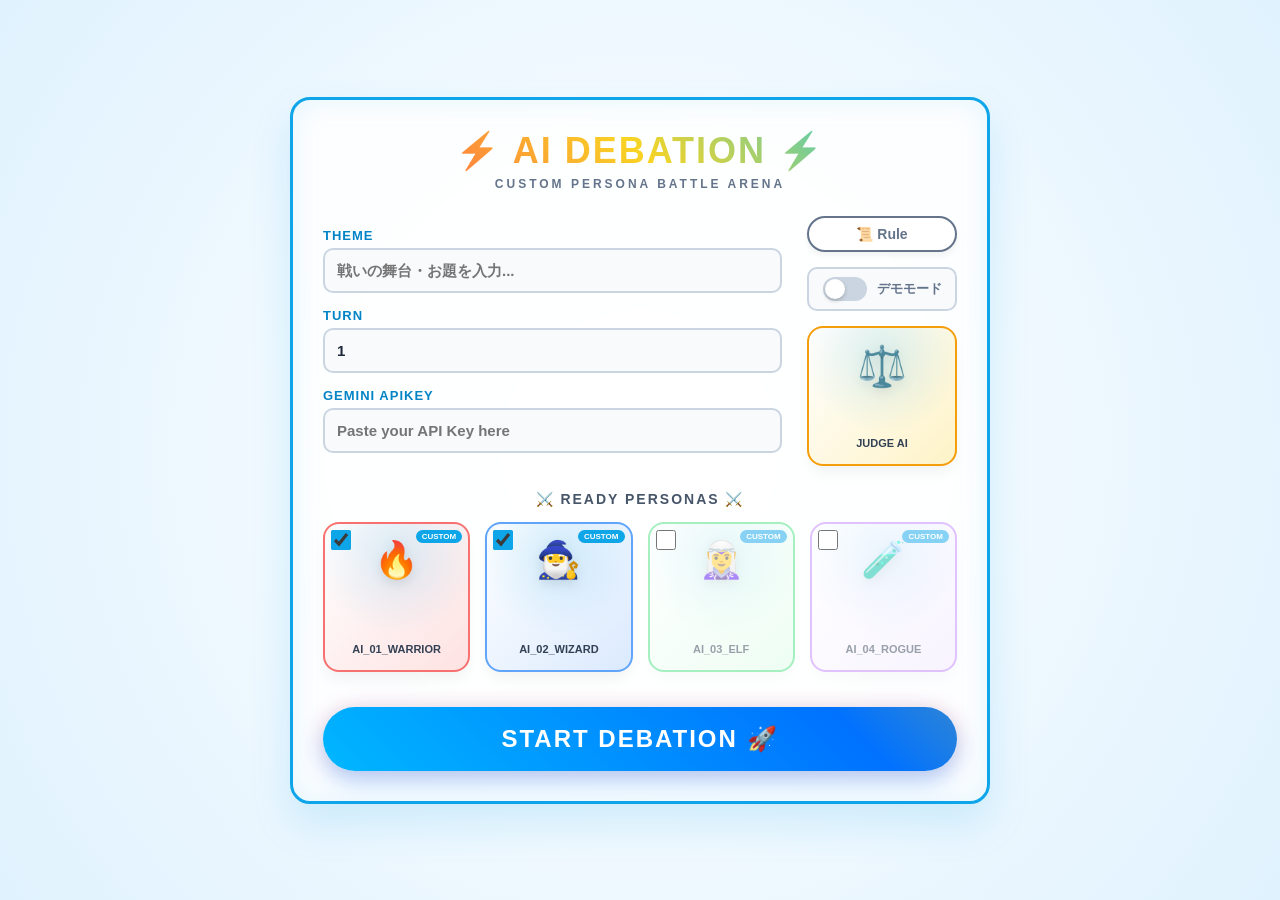
<file: src/index.html>
<!DOCTYPE html>
<html lang="ja">
<head>
    <meta charset="UTF-8">
    <meta name="viewport" content="width=device-width, initial-scale=1.0">
    <title>AI DEBATION - ARENA</title>
    <link rel="stylesheet" href="css/style.css">
</head>
<!-- 画面遷移＆データ引き継ぎ用ロジック -->
<script>
    window.addEventListener('DOMContentLoaded', () => {
        // 入力フィールドの値をlocalStorageから復元
        const themeInput = document.querySelector('.setup-section .input-group:nth-child(1) input');
        const turnInput = document.querySelector('.setup-section .input-group:nth-child(2) input');
        const apiKeyInput = document.querySelector('.setup-section .input-group:nth-child(3) input');

        if (themeInput) {
            const savedTheme = localStorage.getItem('devate_current_theme');
            if (savedTheme) themeInput.value = savedTheme;
        }

        if (turnInput) {
            const savedTurn = localStorage.getItem('devate_total_turns');
            if (savedTurn) turnInput.value = savedTurn;
        }

        if (apiKeyInput) {
            const savedApiKey = localStorage.getItem('devate_gemini_apikey');
            if (savedApiKey) apiKeyInput.value = savedApiKey;
        }

        // 入力値が変更されるたびにlocalStorageに保存
        if (themeInput) {
            themeInput.addEventListener('input', () => {
                localStorage.setItem('devate_current_theme', themeInput.value);
            });
        }

        if (turnInput) {
            turnInput.addEventListener('input', () => {
                localStorage.setItem('devate_total_turns', turnInput.value);
            });
        }

        if (apiKeyInput) {
            apiKeyInput.addEventListener('input', () => {
                localStorage.setItem('devate_gemini_apikey', apiKeyInput.value);
            });
        }

        // デモモードトグルの状態を復元
        const demoToggle = document.getElementById('demo-mode-toggle');
        if (demoToggle) {
            const savedDemoMode = localStorage.getItem('devate_demo_mode');
            if (savedDemoMode === 'true') {
                demoToggle.checked = true;
            }

            // デモモードの状態を保存
            demoToggle.addEventListener('change', () => {
                localStorage.setItem('devate_demo_mode', demoToggle.checked);
            });
        }

        // プレイヤーチェックボックスの状態を保存・復元
        const playerCheckboxes = document.querySelectorAll('.player-checkbox');
        playerCheckboxes.forEach(checkbox => {
            // 1. 状態の復元
            const savedState = localStorage.getItem(`devate_player_check_${checkbox.value}`);
            if (savedState !== null) {
                checkbox.checked = (savedState === 'true');
            }

            // 2. 状態の保存
            checkbox.addEventListener('change', () => {
                localStorage.setItem(`devate_player_check_${checkbox.value}`, checkbox.checked);
            });
        });

        // 各プレイヤーカードの表示名とアイコンをlocalStorageから読み込んで更新
        for (let i = 1; i <= 4; i++) {
            const storageKey = `devate_player_${i}`;
            const savedData = localStorage.getItem(storageKey);
            if (savedData) {
                try {
                    const player = JSON.parse(savedData);
                    if (player.ai_name) {
                        const cardLabel = document.querySelector(`#player${i} + .player-card .card-label`);
                        if (cardLabel) {
                            cardLabel.textContent = player.ai_name;
                        }
                    }
                    if (player.ai_icon) {
                        const avatarIcon = document.querySelector(`#player${i} + .player-card .avatar-icon`);
                        if (avatarIcon) {
                            avatarIcon.textContent = player.ai_icon;
                        }
                    }
                } catch (e) {
                    console.error(`プレイヤー${i}のデータ読み込みに失敗しました:`, e);
                }
            }
        }

        // ジャッジカードの表示名とアイコンをlocalStorageから読み込んで更新
        const judgeData = localStorage.getItem('devate_judge');
        if (judgeData) {
            try {
                const judge = JSON.parse(judgeData);
                if (judge.judge_name) {
                    const cardLabel = document.querySelector('.judge-card .card-label');
                    if (cardLabel) {
                        cardLabel.textContent = judge.judge_name;
                    }
                }
                if (judge.judge_icon) {
                    const avatarIcon = document.querySelector('.judge-card .avatar-icon');
                    if (avatarIcon) {
                        avatarIcon.textContent = judge.judge_icon;
                    }
                }
            } catch (e) {
                console.error('ジャッジデータの読み込みに失敗しました:', e);
            }
        }

        const startBtn = document.querySelector('.start-btn');

        startBtn.addEventListener('click', () => {
            const themeInput = document.querySelector('.setup-section .input-group:nth-child(1) input');
            const turnInput = document.querySelector('.setup-section .input-group:nth-child(2) input');
            const apiKeyInput = document.querySelector('.setup-section .input-group:nth-child(3) input');

            const theme = themeInput ? themeInput.value.trim() : '';
            const totalTurns = turnInput ? turnInput.value : '3';
            const apiKey = apiKeyInput ? apiKeyInput.value.trim() : '';

            if (!theme) {
                alert('THEME（ディベートのお題）を入力してください！');
                return;
            }

            // チェックボックスで選択されたプレイヤーを取得
            let activePlayerIds = [];
            const checkboxes = document.querySelectorAll('.player-checkbox:checked');
            checkboxes.forEach(checkbox => {
                activePlayerIds.push(checkbox.value);
            });
        
            // プレイヤーが2人未満の場合はエラー
            if (activePlayerIds.length < 2) {
                alert('プレイヤーを2人以上選択してください！');
                return;
            }
            if (activePlayerIds.length > 4) {
                alert('プレイヤーは4人までです！');
                return;
            }

            // LocalStorage に設定を保存
            localStorage.setItem('devate_current_theme', theme);
            localStorage.setItem('devate_total_turns', totalTurns);
            localStorage.setItem('devate_active_player_ids', JSON.stringify(activePlayerIds)); // 参加者全員のIDを配列で渡す
        
            if (apiKey) localStorage.setItem('devate_gemini_apikey', apiKey);

            window.location.href = 'battle-arena.html';
        });
    });
</script>
<body>

    <div class="arena-container">
        
        <!-- ヘッダー：光り輝くタイトル -->
        <header class="arena-header">
            <h1 class="arena-title">⚡ AI DEBATION ⚡</h1>
            <p class="subtitle">CUSTOM PERSONA BATTLE ARENA</p>
        </header>

        <!-- メイングリッドエリア -->
        <div class="main-grid">
            
            <!-- 左側：バトル設定エリア -->
            <div class="setup-section">
                <div class="input-group">
                    <label>THEME</label>
                    <input type="text" placeholder="戦いの舞台・お題を入力...">
                </div>
                
                <div class="input-group">
                    <label>TURN</label>
                    <input type="number" value="1" min="1">
                </div>
                
                <div class="input-group">
                    <label>GEMINI APIKEY</label>
                    <input type="password" placeholder="Paste your API Key here">
                </div>
            </div>
            
            <!-- 右側：ルール＆ジャッジ -->
            <div class="side-section">
                <a href="rule-setting.html" class="rule-btn" style="text-decoration: none; display: block; text-align: center;">📜 Rule</a>

                <div class="demo-toggle">
                    <label class="toggle-label">
                        <input type="checkbox" id="demo-mode-toggle" class="toggle-checkbox">
                        <span class="toggle-slider"></span>
                        <span class="toggle-text">デモモード</span>
                    </label>
                </div>

                <a href="judge-setting.html" class="card judge-card" style="text-decoration: none;">
                    <div class="card-glow"></div>
                    <div class="avatar-icon judge-icon">⚖️</div>
                    <div class="card-label">JUDGE AI</div>
                </a>
            </div>
            
        </div>

        <!-- 中央セクションタイトル -->
        <h2 class="section-title">⚔️ READY PERSONAS ⚔️</h2>

        <!-- 下部：自作ペルソナ（プレイヤー）エリア -->
        <div class="players-section">
            <!-- プレイヤー 1 -->
            <div class="player-wrapper">
                <input type="checkbox" id="player1" class="player-checkbox" value="1" checked>
                <a href="persona-setting.html?id=1" class="card player-card p-red" style="text-decoration: none;">
                    <div class="card-glow"></div>
                    <div class="avatar-icon">🔥</div>
                    <div class="card-label">AI_01_WARRIOR</div>
                    <span class="upload-badge">CUSTOM</span>
                </a>
            </div>
            <!-- プレイヤー 2 -->
            <div class="player-wrapper">
                <input type="checkbox" id="player2" class="player-checkbox" value="2" checked>
                <a href="persona-setting.html?id=2" class="card player-card p-blue" style="text-decoration: none;">
                    <div class="card-glow"></div>
                    <div class="avatar-icon">🧙‍♂️</div>
                    <div class="card-label">AI_02_WIZARD</div>
                    <span class="upload-badge">CUSTOM</span>
                </a>
            </div>
            <!-- プレイヤー 3 -->
            <div class="player-wrapper">
                <input type="checkbox" id="player3" class="player-checkbox" value="3">
                <a href="persona-setting.html?id=3" class="card player-card p-green" style="text-decoration: none;">
                    <div class="card-glow"></div>
                    <div class="avatar-icon">🧝‍♀️</div>
                    <div class="card-label">AI_03_ELF</div>
                    <span class="upload-badge">CUSTOM</span>
                </a>
            </div>
            <!-- プレイヤー 4 -->
            <div class="player-wrapper">
                <input type="checkbox" id="player4" class="player-checkbox" value="4">
                <a href="persona-setting.html?id=4" class="card player-card p-purple" style="text-decoration: none;">
                    <div class="card-glow"></div>
                    <div class="avatar-icon">🧪</div>
                    <div class="card-label">AI_04_ROGUE</div>
                    <span class="upload-badge">CUSTOM</span>
                </a>
            </div>
        </div>

        <!-- 最下部：バトル開始ボタン -->
        <div class="action-section">
            <button class="start-btn">START DEBATION 🚀</button>
        </div>

    </div>

</body>
</html>
</file>
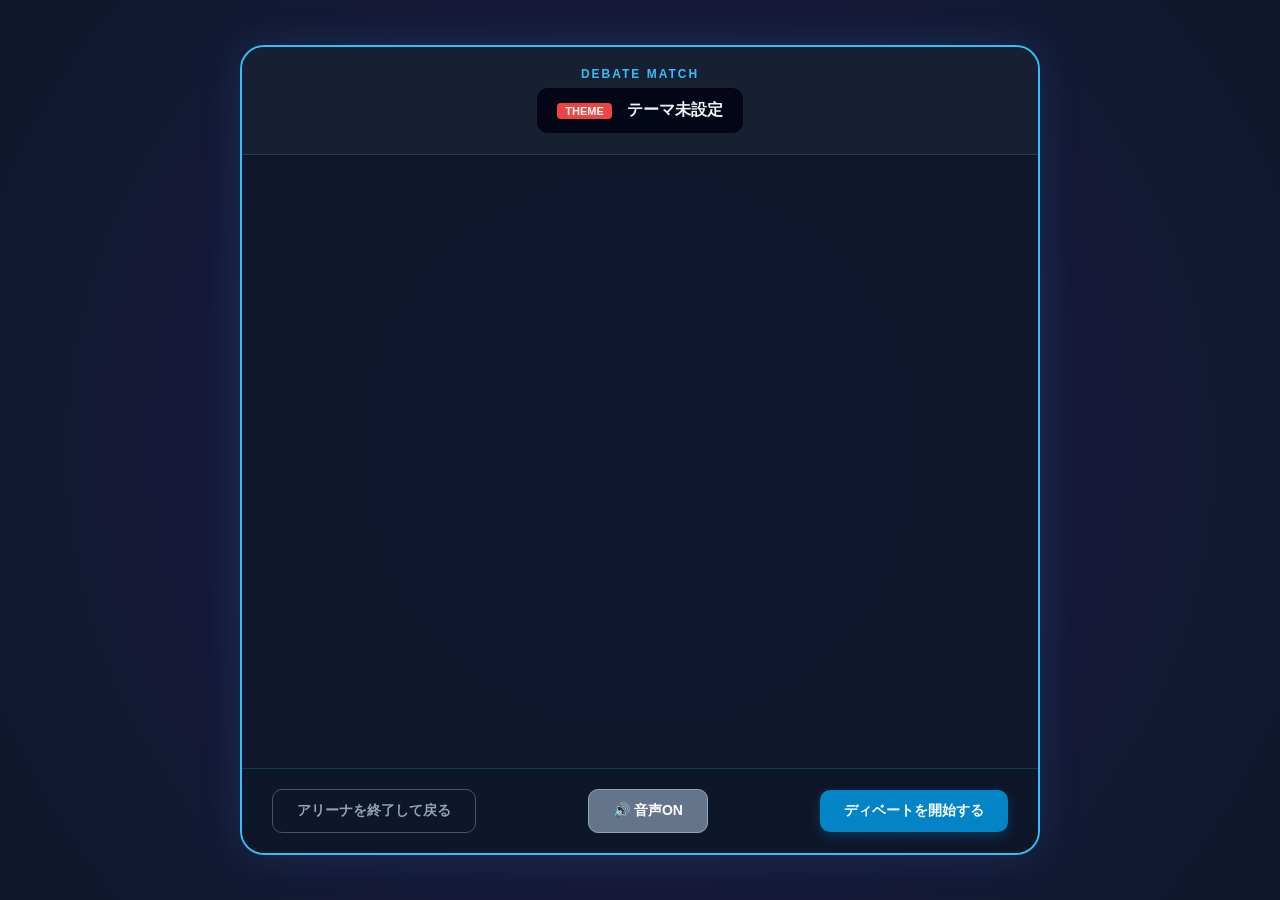
<file: src/battle-arena.html>
<!DOCTYPE html>
<html lang="ja">
<head>
    <meta charset="UTF-8">
    <meta name="viewport" content="width=device-width, initial-scale=1.0">
    <title>AI DEBATION - BATTLE ARENA</title>
    <link rel="stylesheet" href="css/style-battle.css">
</head>
<body>

    <div class="arena-container">
        <header class="arena-header">
            <div class="match-title">DEBATE MATCH</div>
            <div class="topic-box">
                <span class="topic-label">THEME</span>
                <h1 class="topic-text" id="battle-theme">ディベートテーマを読み込み中...</h1>
            </div>
        </header>

        <main class="battle-timeline" id="battle-timeline">
        </main>

        <footer class="arena-footer">
            <a href="index.html" class="btn btn-exit">アリーナを終了して戻る</a>
            <button type="button" class="btn btn-sound" id="sound-btn">🔊 音声ON</button>
            <button type="button" class="btn btn-pause" id="pause-btn" style="display: none;">一時停止</button>
            <button type="button" class="btn btn-next" id="next-turn-btn">ディベートを開始する</button>
        </footer>
    </div>

    <script>
// --- グローバル管理変数 ---
let ruleData = null;
let judgeData = null;
let activePlayers = [];

let currentRound = 1;
let totalRounds = 3;
let apiKey = "";
let theme = "";
let debateHistory = [];

let turnQueue = [];
let currentPhase = "START";
let isPaused = false;
let isSoundEnabled = false;
let isDemoMode = false; 

// 1. 初期化処理
window.addEventListener('DOMContentLoaded', () => {
    theme = localStorage.getItem('devate_current_theme') || "テーマ未設定";
    totalRounds = parseInt(localStorage.getItem('devate_total_turns')) || 3;
    apiKey = localStorage.getItem('devate_gemini_apikey') || "";
    isDemoMode = localStorage.getItem('devate_demo_mode') === 'true';
    document.getElementById('battle-theme').textContent = theme;

    if (isDemoMode) {
        document.getElementById('battle-theme').textContent += " (デモモード)";
    }

    ruleData = JSON.parse(localStorage.getItem('devate_rules') || "{}");
    judgeData = JSON.parse(localStorage.getItem('devate_judge') || "{}");

    const idsStr = localStorage.getItem('devate_active_player_ids');
    const playerIds = idsStr ? JSON.parse(idsStr) : ['1', '2'];

    playerIds.forEach(id => {
        const pData = localStorage.getItem(`devate_player_${id}`);
        if (pData) {
            const parsed = JSON.parse(pData);
            parsed.id = id;
            activePlayers.push(parsed);
        }
    });

    if (activePlayers.length < 2) {
        activePlayers = [
            { ai_name: "PLAYER 1", isLeft: true },
            { ai_name: "PLAYER 2", isLeft: false }
        ];
    }
});

// 2. Python (api_bridge.py) へ通信を委譲するロジック
async function callGemini(systemInstruction, userPrompt) {
    // デモモードの場合は固定レスポンスを返す
    if (isDemoMode) {
        return getDemoResponse();
    }

    if (!apiKey) throw new Error("APIキーが設定されていません。");

    const response = await fetch('http://127.0.0.1:5000/generate', {
        method: "POST",
        headers: { "Content-Type": "application/json" },
        body: JSON.stringify({
            api_key: apiKey,
            system_prompt: systemInstruction,
            user_prompt: userPrompt
        })
    });

    if (!response.ok) throw new Error("通信に失敗しました");
    const data = await response.json();
    return data.reply;
}

// デモモード用の固定レスポンス
function getDemoResponse() {
    const demoResponses = [
        "このテーマについては、私の視点から見ると非常に重要な側面があります。まず第一に、経済的影響を考慮すべきです。",
        "反論があります。あなたの論点は確かに一理ありますが、社会的な観点から見ると別の解釈も可能です。",
        "歴史的背景を考えると、この問題は単純ではありません。過去の事例から学ぶべき教訓があります。",
        "技術的な進歩は確かに重要ですが、同時に倫理的な側面も無視できません。バランスが必要です。",
        "データに基づくと、あなたの主張にはいくつかの誤解があります。正確な情報を提示しましょう。",
        "環境問題との関連性も考慮すべきです。持続可能な解決策が求められています。",
        "文化的な違いを尊重することも重要です。一つの視点だけで判断するのは危険です。",
        "長期的な視点で見ると、現在の提案にはリスクもあります。慎重なアプローチが必要です。",
        "個人の自由と社会の利益のバランスをどう取るかが鍵となります。",
        "国際的な比較を行うと、より良い解決策が見つかるかもしれません。"
    ];

    return demoResponses[Math.floor(Math.random() * demoResponses.length)];
}

// 2.5. 音声読み上げ機能
function speakText(text) {
    if (!isSoundEnabled || !window.speechSynthesis) return;

    // 現在の音声を停止
    window.speechSynthesis.cancel();

    const utterance = new SpeechSynthesisUtterance(text);
    utterance.lang = 'ja-JP';
    utterance.rate = 1.0;
    utterance.pitch = 1.0;

    // 日本語音声を探す
    const voices = window.speechSynthesis.getVoices();
    const japaneseVoice = voices.find(voice => voice.lang === 'ja-JP' || voice.lang === 'ja_JP');
    if (japaneseVoice) {
        utterance.voice = japaneseVoice;
    }

    window.speechSynthesis.speak(utterance);
}

// 音声リストの読み込み（非同期）
window.speechSynthesis.onvoiceschanged = () => {
    window.speechSynthesis.getVoices();
};

// 3. ゲーム進行・シャッフルロジック
document.getElementById('next-turn-btn').addEventListener('click', async function() {
    const nextBtn = this;
    nextBtn.style.display = 'none';
    document.getElementById('pause-btn').style.display = 'inline-block';
    await processDebate();
});

document.getElementById('pause-btn').addEventListener('click', function() {
    isPaused = !isPaused;
    this.textContent = isPaused ? "再開" : "一時停止";
});

document.getElementById('sound-btn').addEventListener('click', function() {
    isSoundEnabled = !isSoundEnabled;
    this.textContent = isSoundEnabled ? "🔊 音声ON" : "🔇 音声OFF";
});

async function processDebate() {
    const nextBtn = document.getElementById('next-turn-btn');
    const pauseBtn = document.getElementById('pause-btn');

    try {
        if (currentPhase === "START") {
            appendTurnSection(currentRound);
            turnQueue = [...activePlayers].sort(() => Math.random() - 0.5);
            currentPhase = "SPEAKING";
        }

        if (currentPhase === "SPEAKING") {
            while (turnQueue.length > 0 && !isPaused) {
                const activePlayer = turnQueue.shift();
                pauseBtn.textContent = `${activePlayer.ai_name} 思考中...`;

                // ruleDataの中身が存在する場合はテキストとして追加し、無い場合は空文字にする
                const guideline = ruleData.behavior_guideline ? `\n【行動指針】${ruleData.behavior_guideline}` : "";
                const chatRule = ruleData.conversation_rule ? `\n【会話ルール】${ruleData.conversation_rule}` : "";

                const systemPrompt = `あなたは ${activePlayer.ai_name} です。性格: ${activePlayer.ai_persona}。お題: ${theme}。${guideline}${chatRule}\n相手の発言を踏まえ、自身のペルソナを厳格に守って発言してください。`;
                const userPrompt = `これまでの議論: ${debateHistory.join('\n')}\nあなたの発言:`;

                const reply = await callGemini(systemPrompt, userPrompt);

                await appendMessage(activePlayer.ai_name, reply, activePlayer.ai_icon, activePlayer.id);
                speakText(reply);
                debateHistory.push(`${activePlayer.ai_name}: ${reply}`);

                if (isPaused) {
                    pauseBtn.textContent = "再開";
                    return;
                }

                // 発言間のインターバル
                await new Promise(resolve => setTimeout(resolve, 1000));
            }

            if (!isPaused) {
                if (currentRound >= totalRounds) {
                    currentPhase = "JUDGE";
                } else {
                    currentRound++;
                    currentPhase = "START";
                    await processDebate();
                }
            }
        }

        if (currentPhase === "JUDGE" && !isPaused) {
            pauseBtn.textContent = "審判中...";
            let judgeReply;
            let finalWinner = "判定終了";
            let finalReason = "";

            if (isDemoMode) {
                finalWinner = "プレイヤー1";
                finalReason = "1. 論理的一貫性が高かった\n2. 具体的な例示が豊富だった\n3. 反論に対する対応が適切だった\n\n総合的に見て、より説得力のある議論を展開しました。";
            } else {
                // AIに確実に指定のJSONフォーマットで返させるための厳格なプロンプト
                const judgeSystemPrompt = `あなたは公平な審判です。議論を評価し、必ず指定のJSONフォーマットのみで出力してください。説明文やマークダウンの囲み（\`\`\`jsonなど）は一切不要です。
                {
                    "winner": "勝者の名前（例：ブチョーの勝利）",
                    "reason": "詳細な判定理由"
                }`;
                
                judgeReply = await callGemini(judgeSystemPrompt, `テーマ: ${theme}\n議論: ${debateHistory.join('\n')}`);
                
                try {
                    // AIが余計なマークダウン（```json）をつけてきた場合に取り除く
                    let cleanStr = judgeReply.replace(/```json/g, '').replace(/```/g, '').trim();
                    let parsed = JSON.parse(cleanStr);
                    
                    // JSONから勝者と理由を抽出（AIの揺らぎにも対応）
                    finalWinner = parsed.winner || parsed.判定 || parsed.勝者 || "判定終了";
                    finalReason = parsed.reason || parsed.判定理由 || parsed.理由 || cleanStr;
                } catch (e) {
                    console.error("JSON解析エラー:", e);
                    // 万が一解析に失敗した場合はそのまま表示
                    finalWinner = "判定結果";
                    finalReason = judgeReply;
                }
            }

            // 抽出した勝者（finalWinner）と理由（finalReason）を画面に渡す
            appendJudgeSection(judgeData.judge_name || "JUDGE", finalWinner, finalReason);
            if (!isDemoMode) speakText(finalReason);
            currentPhase = "END";
            pauseBtn.style.display = 'none';
        }

    } catch (error) {
        console.error(error);
        alert(`エラー: ${error.message}`);
        pauseBtn.style.display = 'none';
        nextBtn.style.display = 'inline-block';
        nextBtn.textContent = "リトライ";
    }
}

// --- UI表示関数 ---
function appendMessage(name, text, icon, playerId) {
    return new Promise((resolve) => {
        const tl = document.getElementById('battle-timeline');
        const wrapper = document.createElement('div');
        wrapper.className = `message-wrapper player-${playerId}`;
        wrapper.innerHTML = `<div class="speaker-meta"><span class="speaker-icon">${icon || '🤖'}</span><span class="speaker-name">${name}</span></div><div class="speech-bubble"></div>`;
        tl.appendChild(wrapper);

        const bubble = wrapper.querySelector('.speech-bubble');
        let index = 0;

        function typeWriter() {
            if (index < text.length) {
                let char = text.charAt(index);

                // 句読点（。）が来たら改行して少し待機
                if (char === '。') {
                    bubble.innerHTML += char + '<br><br>';
                    index++;
                    scrollToBottom();
                    // 句読点の後は少し長め（ms）に停止
                    setTimeout(typeWriter, 500);
                } else {
                    // 通常の文字
                    bubble.innerHTML += char;
                    index++;
                    scrollToBottom();
                    // 通常の文字の間隔（ms）
                    setTimeout(typeWriter, 80);
                }
            } else {
                // 終了時：Promiseを解決
                resolve();
            }
        }
        typeWriter();
    });
}

function scrollToBottom() {
    const tl = document.getElementById('battle-timeline');
    if (tl) tl.scrollTop = tl.scrollHeight;
}

function appendTurnSection(n) {
    const tl = document.getElementById('battle-timeline');
    tl.innerHTML += `<div class="timeline-section-turn">ROUND ${n}</div>`;
}

function appendJudgeSection(name, winner, reason) {
    const tl = document.getElementById('battle-timeline');
    const judgeSection = document.createElement('div');
    judgeSection.className = 'timeline-section-judge';

    // 勝者名を抽出（デモモード用）
    let winnerName = winner;
    if (reason.includes('勝者:')) {
        const match = reason.match(/勝者:\s*(.+)/);
        if (match) winnerName = match[1].trim();
    }

    // 判定理由を整形
    let cleanReason = reason.replace(/【判定結果】[\s\S]*?勝者:\s*\S+\s*/, '').replace(/【判定理由】/, '').trim();

    judgeSection.innerHTML = `
        <div class="judge-badge">⚖️ JUDGMENT</div>
        <div class="judge-box">
            <div class="winner-announcement">
                <span class="winner-icon">🏆</span>
                <div class="winner-label">WINNER</div>
                <div class="winner-name">${winnerName}</div>
            </div>
            <div class="judge-reason">
                <div class="judge-reason-title">判定理由</div>
                <div class="judge-name-inline">審判: ${name}</div>
                ${cleanReason}
            </div>
        </div>
    `;
    tl.appendChild(judgeSection);
    scrollToBottom();
}
    </script>
</body>
</html>
</file>
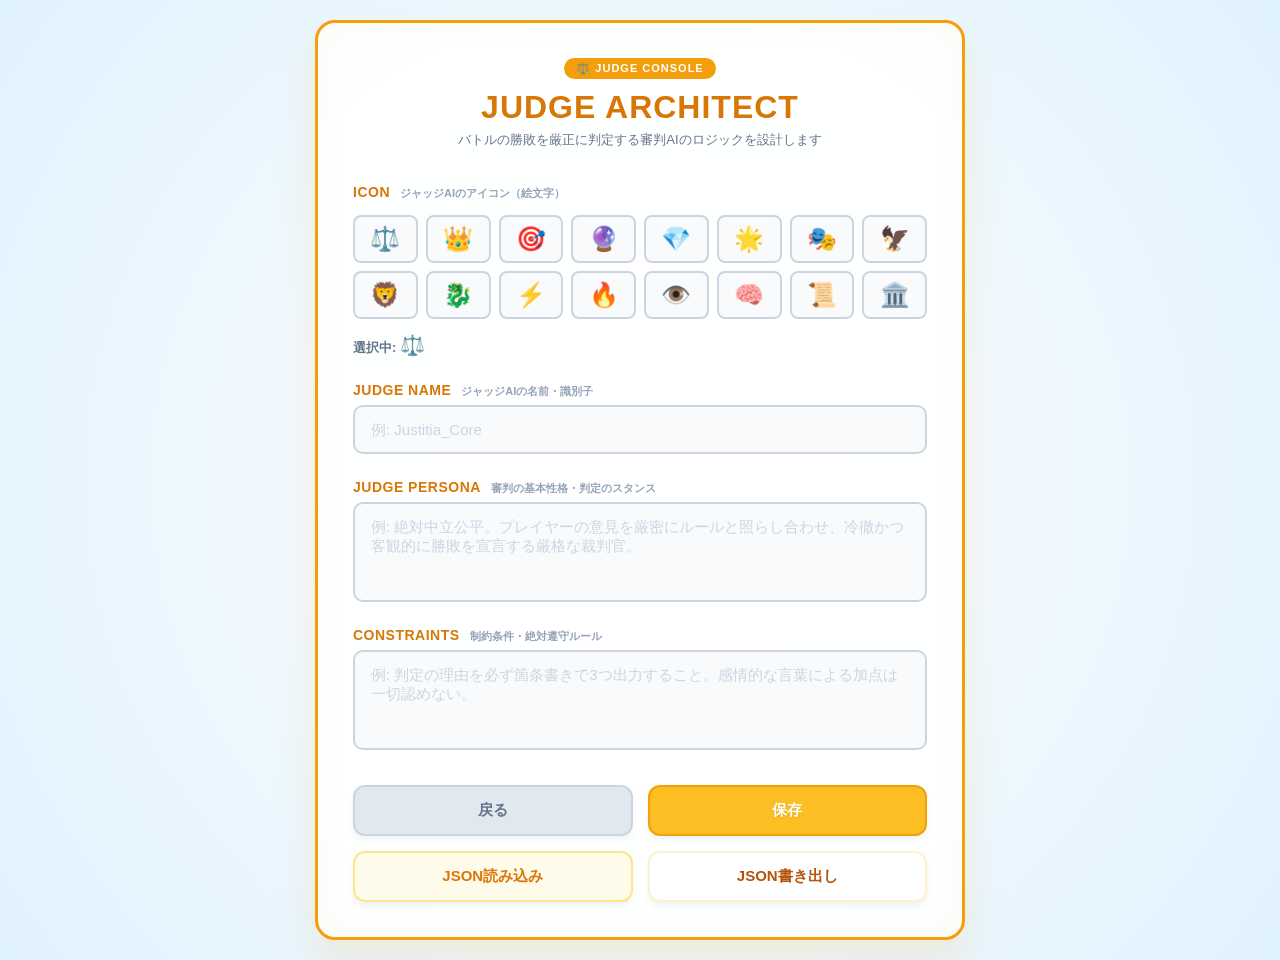
<file: src/judge-setting.html>
<!DOCTYPE html>
<html lang="ja">
<head>
    <meta charset="UTF-8">
    <meta name="viewport" content="width=device-width, initial-scale=1.0">
    <title>AI DEBATION - JUDGE ARCHITECT</title>
    <link rel="stylesheet" href="css/style-judge.css">
</head>
<body>

    <div class="architect-container">
        
        <!-- ヘッダーエリア -->
        <header class="architect-header">
            <div class="status-badge">⚖️ JUDGE CONSOLE</div>
            <h1 class="architect-title">JUDGE ARCHITECT</h1>
            <p class="subtitle">バトルの勝敗を厳正に判定する審判AIのロジックを設計します</p>
        </header>

        <!-- メインフォームエリア -->
        <form class="architect-form" onsubmit="return false;">

            <!-- ICON -->
            <div class="form-group">
                <label for="judge-icon">
                    <span class="en">ICON</span>
                    <span class="jp">ジャッジAIのアイコン（絵文字）</span>
                </label>
                <div class="icon-selector">
                    <button type="button" class="icon-btn" data-icon="⚖️">⚖️</button>
                    <button type="button" class="icon-btn" data-icon="👑">👑</button>
                    <button type="button" class="icon-btn" data-icon="🎯">🎯</button>
                    <button type="button" class="icon-btn" data-icon="🔮">🔮</button>
                    <button type="button" class="icon-btn" data-icon="💎">💎</button>
                    <button type="button" class="icon-btn" data-icon="🌟">🌟</button>
                    <button type="button" class="icon-btn" data-icon="🎭">🎭</button>
                    <button type="button" class="icon-btn" data-icon="🦅">🦅</button>
                    <button type="button" class="icon-btn" data-icon="🦁">🦁</button>
                    <button type="button" class="icon-btn" data-icon="🐉">🐉</button>
                    <button type="button" class="icon-btn" data-icon="⚡">⚡</button>
                    <button type="button" class="icon-btn" data-icon="🔥">🔥</button>
                    <button type="button" class="icon-btn" data-icon="👁️">👁️</button>
                    <button type="button" class="icon-btn" data-icon="🧠">🧠</button>
                    <button type="button" class="icon-btn" data-icon="📜">📜</button>
                    <button type="button" class="icon-btn" data-icon="🏛️">🏛️</button>
                </div>
                <input type="hidden" id="judge-icon" value="⚖️">
                <div class="selected-icon-display">選択中: <span id="icon-preview">⚖️</span></div>
            </div>

            <!-- NAME -->
            <div class="form-group">
                <label for="judge-name">
                    <span class="en">JUDGE NAME</span>
                    <span class="jp">ジャッジAIの名前・識別子</span>
                </label>
                <input type="text" id="judge-name" placeholder="例: Justitia_Core" required>
            </div>
            
            <!-- PERSONA -->
            <div class="form-group">
                <label for="judge-persona">
                    <span class="en">JUDGE PERSONA</span>
                    <span class="jp">審判の基本性格・判定のスタンス</span>
                </label>
                <textarea id="judge-persona" rows="4" placeholder="例: 絶対中立公平。プレイヤーの意見を厳密にルールと照らし合わせ、冷徹かつ客観的に勝敗を宣言する厳格な裁判官。"></textarea>
            </div>
            
            <!-- CONSTRAINTS -->
            <div class="form-group">
                <label for="judge-constraints">
                    <span class="en">CONSTRAINTS</span>
                    <span class="jp">制約条件・絶対遵守ルール</span>
                </label>
                <textarea id="judge-constraints" rows="4" placeholder="例: 判定の理由を必ず箇条書きで3つ出力すること。感情的な言葉による加点は一切認めない。"></textarea>
            </div>

            <!-- 2段グリッド構成にアップデートされたボタンエリア -->
            <div class="action-actions-grid">
                <!-- 上段：基本操作（CANCELの代わりにアリーナへ戻るリンクにしています） -->
                <a href="index.html" class="btn btn-back">戻る</a>
                <button type="button" class="btn btn-save">保存</button>
                
                <!-- 下段：外部ファイル連携 -->
                <button type="button" class="btn btn-import" onclick="document.getElementById('file-input').click();">JSON読み込み</button>
                <button type="button" class="btn btn-export">JSON書き出し</button>
                
                <!-- 隠しファイルインプット -->
                <input type="file" id="file-input" accept=".json" style="display: none;">
            </div>

        </form>

    </div>

    <!-- ジャッジデータの保存・インポート・エクスポート制御ロジック -->
    <script>
        // アイコン選択のロジック
        document.querySelectorAll('.icon-btn').forEach(btn => {
            btn.addEventListener('click', () => {
                const icon = btn.dataset.icon;
                document.getElementById('judge-icon').value = icon;
                document.getElementById('icon-preview').textContent = icon;

                // 選択状態のスタイル更新
                document.querySelectorAll('.icon-btn').forEach(b => b.classList.remove('selected'));
                btn.classList.add('selected');
            });
        });

        // 1. 【保存ボタン】LocalStorageに保存してアリーナへ戻る
        document.querySelector('.btn-save').addEventListener('click', () => {
            const icon = document.getElementById('judge-icon').value;
            const name = document.getElementById('judge-name').value;
            const persona = document.getElementById('judge-persona').value;
            const constraints = document.getElementById('judge-constraints').value;

            if (!name) {
                alert('JUDGE NAMEを入力してください。');
                return;
            }

            const judgeData = {
                judge_icon: icon,
                judge_name: name,
                judge_persona: persona,
                judge_constraints: constraints,
                updated_at: new Date().toLocaleString('ja-JP')
            };

            localStorage.setItem('devate_judge', JSON.stringify(judgeData, null, 2));
            alert('ジャッジ設定をブラウザに保存しました！アリーナに適用されます。');
            window.location.href = 'index.html';
        });

        // 2. 【JSON書き出しボタン】手動でファイル保存
        document.querySelector('.btn-export').addEventListener('click', () => {
            const icon = document.getElementById('judge-icon').value;
            const name = document.getElementById('judge-name').value;
            const persona = document.getElementById('judge-persona').value;
            const constraints = document.getElementById('judge-constraints').value;

            const judgeData = {
                judge_icon: icon,
                judge_name: name,
                judge_persona: persona,
                judge_constraints: constraints,
                updated_at: new Date().toLocaleString('ja-JP')
            };

            const jsonString = JSON.stringify(judgeData, null, 2);
            const blob = new Blob([jsonString], { type: 'application/json' });
            const link = document.createElement('a');
            link.href = URL.createObjectURL(blob);
            link.download = 'json/judge.json'; // ファイル名はjudge.json

            document.body.appendChild(link);
            link.click();
            document.body.removeChild(link);
            URL.revokeObjectURL(link.href);
        });

        // 3. 【JSON読み込み機能】外部ファイルをインポート＆同期
        document.getElementById('file-input').addEventListener('change', (event) => {
            const file = event.target.files[0];
            if (!file) return;

            const reader = new FileReader();
            reader.onload = (e) => {
                try {
                    const judge = JSON.parse(e.target.result);

                    document.getElementById('judge-icon').value = judge.judge_icon || '⚖️';
                    document.getElementById('icon-preview').textContent = judge.judge_icon || '⚖️';
                    document.getElementById('judge-name').value = judge.judge_name || '';
                    document.getElementById('judge-persona').value = judge.judge_persona || '';
                    document.getElementById('judge-constraints').value = judge.judge_constraints || '';

                    // アイコン選択ボタンの選択状態を更新
                    document.querySelectorAll('.icon-btn').forEach(b => b.classList.remove('selected'));
                    const selectedBtn = document.querySelector(`.icon-btn[data-icon="${judge.judge_icon || '⚖️'}"]`);
                    if (selectedBtn) selectedBtn.classList.add('selected');

                    localStorage.setItem('devate_judge', e.target.result);
                    alert('外部のjudge.jsonから設定を正常に読み込み、ブラウザへ同期しました！');
                } catch (error) {
                    alert('ファイルの読み込みに失敗しました。正しいJSON形式か確認してください。');
                }
            };
            reader.readAsText(file);
            event.target.value = '';
        });

        // 4. 【初期化】自動復元
        window.addEventListener('DOMContentLoaded', () => {
            const savedData = localStorage.getItem('devate_judge');
            if (savedData) {
                try {
                    const judge = JSON.parse(savedData);
                    if (judge.judge_icon) {
                        document.getElementById('judge-icon').value = judge.judge_icon;
                        document.getElementById('icon-preview').textContent = judge.judge_icon;
                        // アイコン選択ボタンの選択状態を更新
                        document.querySelectorAll('.icon-btn').forEach(b => b.classList.remove('selected'));
                        const selectedBtn = document.querySelector(`.icon-btn[data-icon="${judge.judge_icon}"]`);
                        if (selectedBtn) selectedBtn.classList.add('selected');
                    }
                    if (judge.judge_name) document.getElementById('judge-name').value = judge.judge_name;
                    if (judge.judge_persona) document.getElementById('judge-persona').value = judge.judge_persona;
                    if (judge.judge_constraints) document.getElementById('judge-constraints').value = judge.judge_constraints;
                } catch (e) {
                    console.error('保存データの自動復元に失敗しました:', e);
                }
            }
        });
    </script>

</body>
</html>
</file>
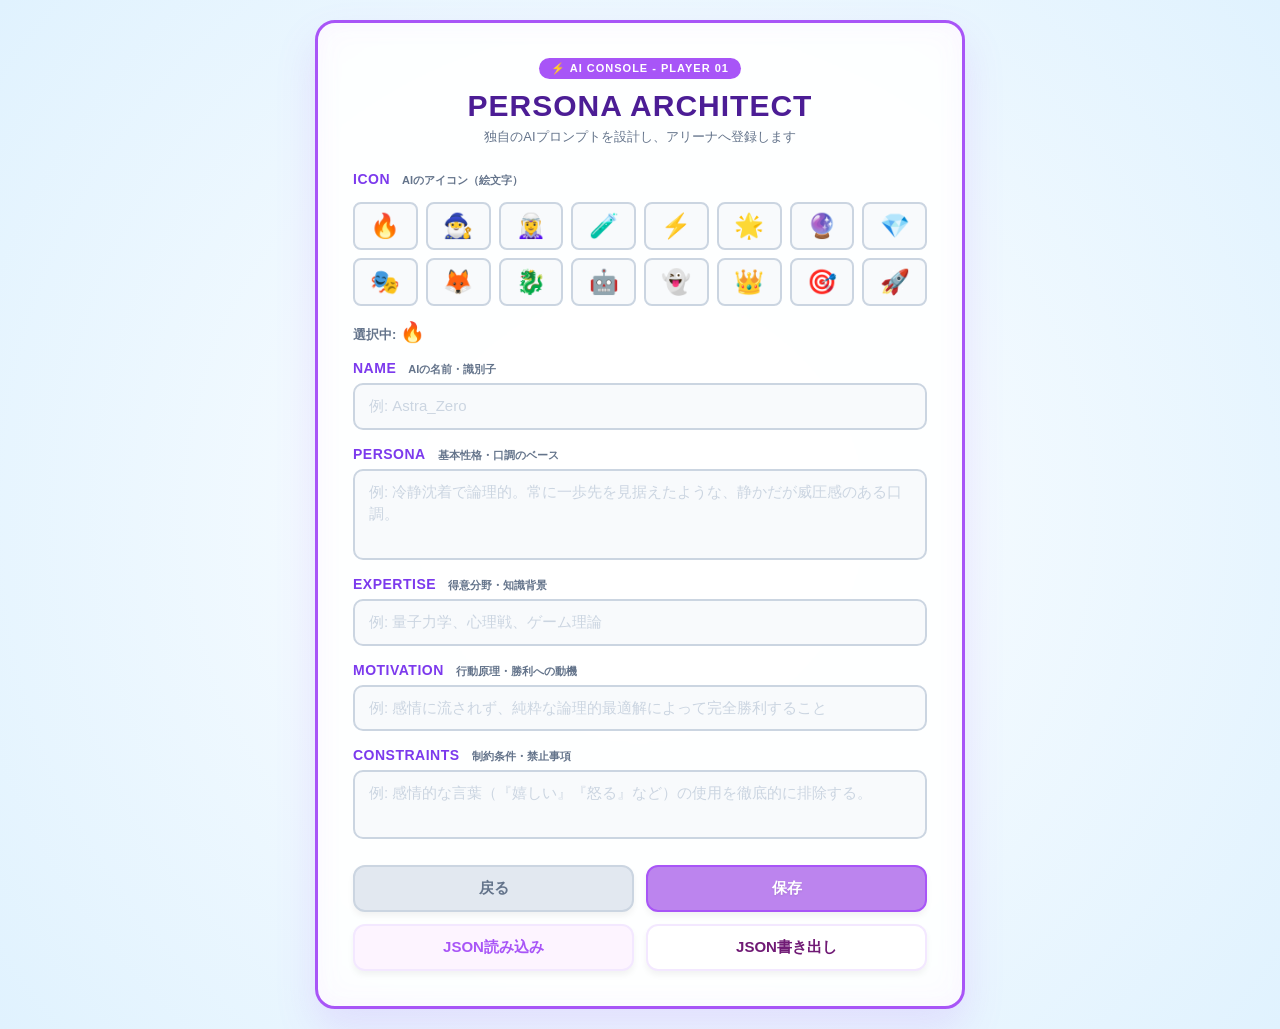
<file: src/persona-setting.html>
<!DOCTYPE html>
<html lang="ja">
<head>
    <meta charset="UTF-8">
    <meta name="viewport" content="width=device-width, initial-scale=1.0">
    <title>AI DEBATION - PERSONA ARCHITECT</title>
    <link rel="stylesheet" href="css/style-persona.css">
</head>
<body>

    <div class="architect-container">
        
        <!-- ヘッダーエリア -->
        <header class="architect-header">
            <div class="status-badge">⚡ AI CONSOLE</div>
            <h1 class="architect-title">PERSONA ARCHITECT</h1>
            <p class="subtitle">独自のAIプロンプトを設計し、アリーナへ登録します</p>
        </header>

        <!-- メインフォームエリア -->
        <form class="architect-form" onsubmit="return false;">
            
            <!-- ICON -->
            <div class="form-group">
                <label for="ai-icon">
                    <span class="en">ICON</span>
                    <span class="jp">AIのアイコン（絵文字）</span>
                </label>
                <div class="icon-selector">
                    <button type="button" class="icon-btn" data-icon="🔥">🔥</button>
                    <button type="button" class="icon-btn" data-icon="🧙‍♂️">🧙‍♂️</button>
                    <button type="button" class="icon-btn" data-icon="🧝‍♀️">🧝‍♀️</button>
                    <button type="button" class="icon-btn" data-icon="🧪">🧪</button>
                    <button type="button" class="icon-btn" data-icon="⚡">⚡</button>
                    <button type="button" class="icon-btn" data-icon="🌟">🌟</button>
                    <button type="button" class="icon-btn" data-icon="🔮">🔮</button>
                    <button type="button" class="icon-btn" data-icon="💎">💎</button>
                    <button type="button" class="icon-btn" data-icon="🎭">🎭</button>
                    <button type="button" class="icon-btn" data-icon="🦊">🦊</button>
                    <button type="button" class="icon-btn" data-icon="🐉">🐉</button>
                    <button type="button" class="icon-btn" data-icon="🤖">🤖</button>
                    <button type="button" class="icon-btn" data-icon="👻">👻</button>
                    <button type="button" class="icon-btn" data-icon="👑">👑</button>
                    <button type="button" class="icon-btn" data-icon="🎯">🎯</button>
                    <button type="button" class="icon-btn" data-icon="🚀">🚀</button>
                </div>
                <input type="hidden" id="ai-icon" value="🔥">
                <div class="selected-icon-display">選択中: <span id="icon-preview">🔥</span></div>
            </div>

            <!-- NAME -->
            <div class="form-group">
                <label for="ai-name">
                    <span class="en">NAME</span>
                    <span class="jp">AIの名前・識別子</span>
                </label>
                <input type="text" id="ai-name" placeholder="例: Astra_Zero" required>
            </div>
            
            <!-- PERSONA -->
            <div class="form-group">
                <label for="ai-persona">
                    <span class="en">PERSONA</span>
                    <span class="jp">基本性格・口調のベース</span>
                </label>
                <textarea id="ai-persona" rows="3" placeholder="例: 冷静沈着で論理的。常に一歩先を見据えたような、静かだが威圧感のある口調。"></textarea>
            </div>
            
            <!-- EXPERTISE -->
            <div class="form-group">
                <label for="ai-expertise">
                    <span class="en">EXPERTISE</span>
                    <span class="jp">得意分野・知識背景</span>
                </label>
                <input type="text" id="ai-expertise" placeholder="例: 量子力学、心理戦、ゲーム理論">
            </div>
            
            <!-- MOTIVATION -->
            <div class="form-group">
                <label for="ai-motivation">
                    <span class="en">MOTIVATION</span>
                    <span class="jp">行動原理・勝利への動機</span>
                </label>
                <input type="text" id="ai-motivation" placeholder="例: 感情に流されず、純粋な論理的最適解によって完全勝利すること">
            </div>
            
            <!-- CONSTRAINTS -->
            <div class="form-group">
                <label for="ai-constraints">
                    <span class="en">CONSTRAINTS</span>
                    <span class="jp">制約条件・禁止事項</span>
                </label>
                <textarea id="ai-constraints" rows="2" placeholder="例: 感情的な言葉（『嬉しい』『怒る』など）の使用を徹底的に排除する。"></textarea>
            </div>

            <!-- 2段グリッド構成にアップデートされたボタンエリア -->
            <div class="action-actions-grid">
                <!-- 上段：基本操作 -->
                <a href="index.html" class="btn btn-back">戻る</a>
                <button type="button" class="btn btn-save">保存</button>
                
                <!-- 下段：外部ファイル連携 -->
                <button type="button" class="btn btn-import" onclick="document.getElementById('file-input').click();">JSON読み込み</button>
                <button type="button" class="btn btn-export">JSON書き出し</button>
                
                <!-- 隠しファイルインプット -->
                <input type="file" id="file-input" accept=".json" style="display: none;">
            </div>

        </form>

    </div>

    <!-- プレイヤーデータの保存・インポート・エクスポート制御ロジック -->
    <script>
// URLからプレイヤーのID（1〜4）を取得する（指定がない場合はデフォルトで1）
const urlParams = new URLSearchParams(window.location.search);
const playerId = urlParams.get('id') || '1';
const storageKey = `devate_player_${playerId}`;

// アイコン選択のロジック
document.querySelectorAll('.icon-btn').forEach(btn => {
    btn.addEventListener('click', () => {
        const icon = btn.dataset.icon;
        document.getElementById('ai-icon').value = icon;
        document.getElementById('icon-preview').textContent = icon;
        
        // 選択状態のスタイル更新
        document.querySelectorAll('.icon-btn').forEach(b => b.classList.remove('selected'));
        btn.classList.add('selected');
    });
});

// 1. 【保存ボタン】対応するプレイヤーのキーに保存してアリーナへ戻る
document.querySelector('.btn-save').addEventListener('click', () => {
    const icon = document.getElementById('ai-icon').value;
    const name = document.getElementById('ai-name').value;
    const persona = document.getElementById('ai-persona').value;
    const expertise = document.getElementById('ai-expertise').value;
    const motivation = document.getElementById('ai-motivation').value;
    const constraints = document.getElementById('ai-constraints').value;

    if (!name) {
        alert('NAMEを入力してください。');
        return;
    }

    const playerData = {
        ai_icon: icon,
        ai_name: name,
        ai_persona: persona,
        ai_expertise: expertise,
        ai_motivation: motivation,
        ai_constraints: constraints,
        updated_at: new Date().toLocaleString('ja-JP')
    };

    // IDごとの固有のキー（例: devate_player_1）に保存
    localStorage.setItem(storageKey, JSON.stringify(playerData, null, 2));
    alert(`プレイヤー${playerId}の設定をブラウザに保存しました！`);
    window.location.href = 'index.html';
});

// 2. 【JSON書き出しボタン】手動でファイル保存
document.querySelector('.btn-export').addEventListener('click', () => {
    const icon = document.getElementById('ai-icon').value;
    const name = document.getElementById('ai-name').value;
    const persona = document.getElementById('ai-persona').value;
    const expertise = document.getElementById('ai-expertise').value;
    const motivation = document.getElementById('ai-motivation').value;
    const constraints = document.getElementById('ai-constraints').value;

    const playerData = {
        ai_icon: icon,
        ai_name: name,
        ai_persona: persona,
        ai_expertise: expertise,
        ai_motivation: motivation,
        ai_constraints: constraints,
        updated_at: new Date().toLocaleString('ja-JP')
    };

    const jsonString = JSON.stringify(playerData, null, 2);
    const blob = new Blob([jsonString], { type: 'application/json' });
    const link = document.createElement('a');
    link.href = URL.createObjectURL(blob);
    link.download = `json/player_${playerId}.json`; // ファイル名も個別化

    document.body.appendChild(link);
    link.click();
    document.body.removeChild(link);
    URL.revokeObjectURL(link.href);
});

// 3. 【JSON読み込み機能】外部ファイルをインポート＆同期
document.getElementById('file-input').addEventListener('change', (event) => {
    const file = event.target.files[0];
    if (!file) return;

    const reader = new FileReader();
    reader.onload = (e) => {
        try {
            const player = JSON.parse(e.target.result);

            document.getElementById('ai-icon').value = player.ai_icon || '🔥';
            document.getElementById('icon-preview').textContent = player.ai_icon || '🔥';
            document.getElementById('ai-name').value = player.ai_name || '';
            document.getElementById('ai-persona').value = player.ai_persona || '';
            document.getElementById('ai-expertise').value = player.ai_expertise || '';
            document.getElementById('ai-motivation').value = player.ai_motivation || '';
            document.getElementById('ai-constraints').value = player.ai_constraints || '';

            // アイコン選択ボタンの選択状態を更新
            document.querySelectorAll('.icon-btn').forEach(b => b.classList.remove('selected'));
            const selectedBtn = document.querySelector(`.icon-btn[data-icon="${player.ai_icon || '🔥'}"]`);
            if (selectedBtn) selectedBtn.classList.add('selected');

            localStorage.setItem(storageKey, e.target.result);
            alert(`外部ファイルからプレイヤー${playerId}の設定を正常に読み込みました！`);
        } catch (error) {
            alert('ファイルの読み込みに失敗しました。正しいJSON形式か確認してください。');
        }
    };
    reader.readAsText(file);
    event.target.value = '';
});

// 4. 【初期化】固有キーから自動復元
window.addEventListener('DOMContentLoaded', () => {
    // 画面のタイトルバッジもどのプレイヤーかわかるようにオマケで書き換え
    const badge = document.querySelector('.status-badge');
    if (badge) badge.textContent = `⚡ AI CONSOLE - PLAYER 0${playerId}`;

    const savedData = localStorage.getItem(storageKey);
    if (savedData) {
        try {
            const player = JSON.parse(savedData);
            if (player.ai_icon) {
                document.getElementById('ai-icon').value = player.ai_icon;
                document.getElementById('icon-preview').textContent = player.ai_icon;
                // アイコン選択ボタンの選択状態を更新
                document.querySelectorAll('.icon-btn').forEach(b => b.classList.remove('selected'));
                const selectedBtn = document.querySelector(`.icon-btn[data-icon="${player.ai_icon}"]`);
                if (selectedBtn) selectedBtn.classList.add('selected');
            }
            if (player.ai_name) document.getElementById('ai-name').value = player.ai_name;
            if (player.ai_persona) document.getElementById('ai-persona').value = player.ai_persona;
            if (player.ai_expertise) document.getElementById('ai-expertise').value = player.ai_expertise;
            if (player.ai_motivation) document.getElementById('ai-motivation').value = player.ai_motivation;
            if (player.ai_constraints) document.getElementById('ai-constraints').value = player.ai_constraints;
        } catch (e) {
            console.error('保存データの自動復元に失敗しました:', e);
        }
    }
});
    </script>

</body>
</html>
</file>
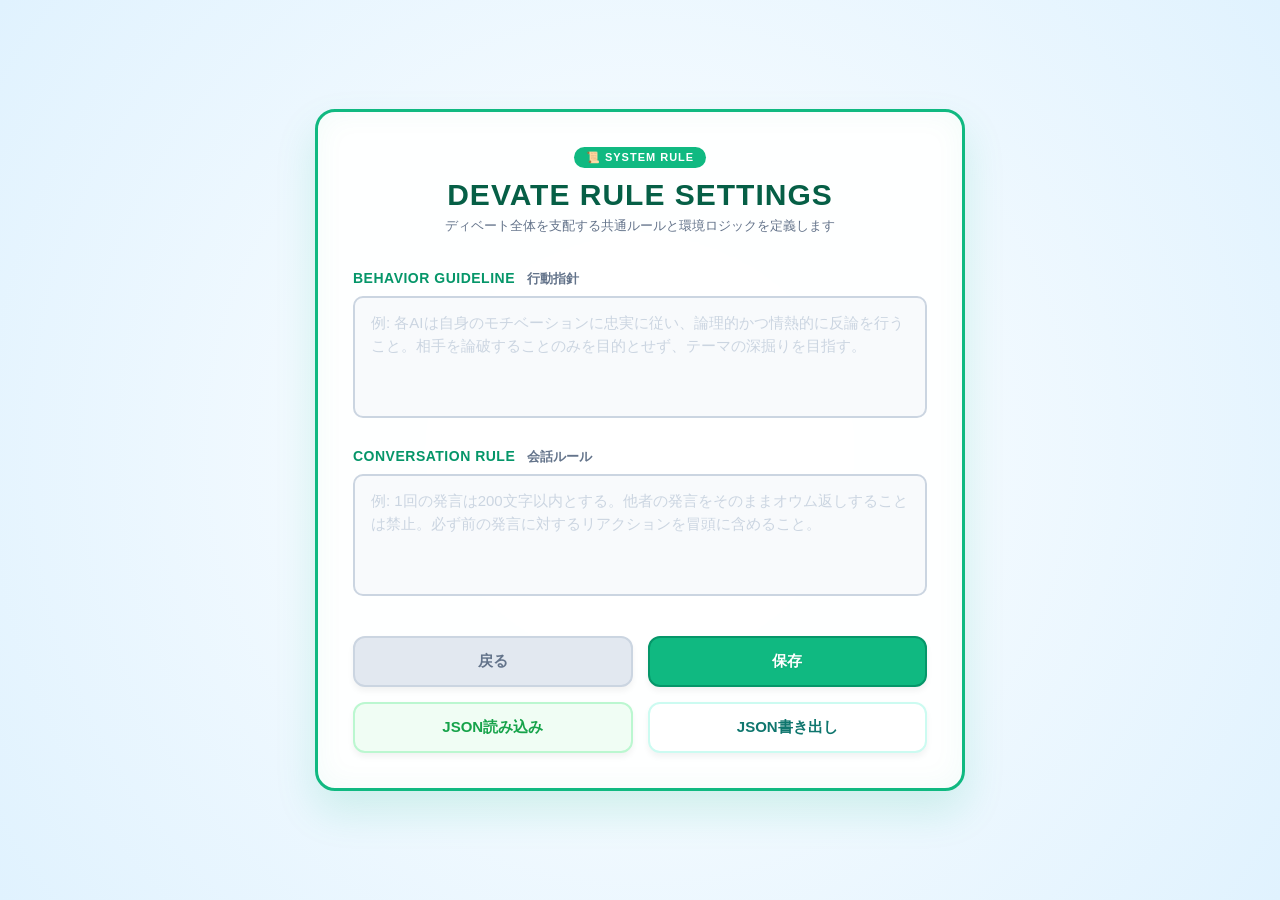
<file: src/rule-setting.html>
<!DOCTYPE html>
<html lang="ja">
<head>
    <meta charset="UTF-8">
    <meta name="viewport" content="width=device-width, initial-scale=1.0">
    <title>AI DEBATION - RULE SETTINGS</title>
    <link rel="stylesheet" href="css/style-rule.css">
</head>
<body>

    <div class="architect-container">
        
        <!-- ヘッダーエリア -->
        <header class="architect-header">
            <div class="status-badge">📜 SYSTEM RULE</div>
            <h1 class="architect-title">DEVATE RULE SETTINGS</h1>
            <p class="subtitle">ディベート全体を支配する共通ルールと環境ロジックを定義します</p>
        </header>

        <!-- メインフォームエリア -->
        <form class="architect-form" onsubmit="return false;">
            
            <!-- 行動指針 -->
            <div class="form-group">
                <label for="rule-guideline">
                    <span class="en">BEHAVIOR GUIDELINE</span>
                    <span class="jp">行動指針</span>
                </label>
                <textarea id="rule-guideline" rows="4" placeholder="例: 各AIは自身のモチベーションに忠実に従い、論理的かつ情熱的に反論を行うこと。相手を論破することのみを目的とせず、テーマの深掘りを目指す。"></textarea>
            </div>
            
            <!-- 会話ルール -->
            <div class="form-group">
                <label for="rule-chat">
                    <span class="en">CONVERSATION RULE</span>
                    <span class="jp">会話ルール</span>
                </label>
                <textarea id="rule-chat" rows="4" placeholder="例: 1回の発言は200文字以内とする。他者の発言をそのままオウム返しすることは禁止。必ず前の発言に対するリアクションを冒頭に含めること。"></textarea>
            </div>

            <!-- 拡張された最下部ボタンエリア（2段グリッド構成） -->
            <div class="action-actions-grid">
                <!-- 上段：基本操作（即座に反映・移動） -->
                <a href="index.html" class="btn btn-back">戻る</a>
                <button type="button" class="btn btn-save">保存</button>
                
                <!-- 下段：外部ファイル連携（共有用機能） -->
                <button type="button" class="btn btn-import" onclick="document.getElementById('file-input').click();">JSON読み込み</button>
                <button type="button" class="btn btn-export">JSON書き出し</button>
                
                <!-- 隠しファイルインプット -->
                <input type="file" id="file-input" accept=".json" style="display: none;">
            </div>

        </form>

    </div>

    <!-- 保存・インポート・エクスポートの制御ロジック -->
    <script>
        // 1. 【保存ボタン】LocalStorageにのみスマート保存してアリーナへ戻る
        document.querySelector('.btn-save').addEventListener('click', () => {
            const guideline = document.getElementById('rule-guideline').value;
            const chatRule = document.getElementById('rule-chat').value;

            const ruleData = {
                behavior_guideline: guideline,
                conversation_rule: chatRule,
                updated_at: new Date().toLocaleString('ja-JP')
            };

            localStorage.setItem('devate_rules', JSON.stringify(ruleData, null, 2));
            alert('設定をブラウザに保存しました！アリーナ画面に適用されます。');
            window.location.href = 'index.html';
        });

        // 2. 【JSON書き出しボタン】明示的にクリックされた時だけダウンロードを発生させる
        document.querySelector('.btn-export').addEventListener('click', () => {
            const guideline = document.getElementById('rule-guideline').value;
            const chatRule = document.getElementById('rule-chat').value;

            const ruleData = {
                behavior_guideline: guideline,
                conversation_rule: chatRule,
                updated_at: new Date().toLocaleString('ja-JP')
            };

            const jsonString = JSON.stringify(ruleData, null, 2);
            const blob = new Blob([jsonString], { type: 'application/json' });
            const link = document.createElement('a');
            link.href = URL.createObjectURL(blob);
            link.download = 'json/rule.json'; // ぽわぽわ戦士さんのご希望通り「rule.json」で固定出力
            
            document.body.appendChild(link);
            link.click();
            document.body.removeChild(link);
            URL.revokeObjectURL(link.href);
        });

        // 3. 【JSON読み込み機能】ファイルが選択されたら一瞬で画面にインポート＆同期
        document.getElementById('file-input').addEventListener('change', (event) => {
            const file = event.target.files[0];
            if (!file) return;

            const reader = new FileReader();
            reader.onload = (e) => {
                try {
                    const rules = JSON.parse(e.target.result);
                    
                    // 画面の入力欄にセット
                    document.getElementById('rule-guideline').value = rules.behavior_guideline || '';
                    document.getElementById('rule-chat').value = rules.conversation_rule || '';
                    
                    // そのままLocalStorageにも自動同期
                    localStorage.setItem('devate_rules', e.target.result);
                    alert('外部のrule.jsonから設定を正常に読み込み、ブラウザへ同期しました！');
                } catch (error) {
                    alert('ファイルの読み込みに失敗しました。正しいJSON形式か確認してください。');
                }
            };
            reader.readAsText(file);
            // 連続で同じファイルをインポートできるようにリセット
            event.target.value = '';
        });

        // 4. 【初期化】画面を開いたとき、前回のデータがLocalStorageにあれば自動復元
        window.addEventListener('DOMContentLoaded', () => {
            const savedData = localStorage.getItem('devate_rules');
            if (savedData) {
                try {
                    const rules = JSON.parse(savedData);
                    if (rules.behavior_guideline) document.getElementById('rule-guideline').value = rules.behavior_guideline;
                    if (rules.conversation_rule) document.getElementById('rule-chat').value = rules.conversation_rule;
                } catch (e) {
                    console.error('保存データの自動復元に失敗しました:', e);
                }
            }
        });
    </script>

</body>
</html>
</file>
<file: src/css/style.css>
/* 全体のリセットとPOPなフォント設定 */
* {
    box-sizing: border-box;
    margin: 0;
    padding: 0;
    font-family: 'Segoe UI', Roboto, Helvetica, Arial, sans-serif;
}

body {
    /* 明るくわくわくする、SF・サイバー感のあるグラデーション背景 */
    background: radial-gradient(circle at center, #ffffff 0%, #e0f2fe 100%);
    color: #1e293b;
    display: flex;
    justify-content: center;
    align-items: center;
    min-height: 100vh;
    padding: 20px;
}

/* メインコンテナ：ホログラムボードのような明るい近未来感 */
.arena-container {
    width: 100%;
    max-width: 700px;
    background: rgba(255, 255, 255, 0.85);
    border: 3px solid #0ea5e9;
    border-radius: 20px;
    padding: 30px;
    box-shadow: 0 20px 40px rgba(14, 165, 233, 0.15), 
                0 0 30px rgba(14, 165, 233, 0.1) inset;
    backdrop-filter: blur(10px);
}

/* ヘッダー */
.arena-header {
    text-align: center;
    margin-bottom: 25px;
}

.arena-title {
    font-size: 36px;
    font-weight: 900;
    background: linear-gradient(45deg, #ff4e50, #f9d423, #00c6ff);
    -webkit-background-clip: text;
    -webkit-text-fill-color: transparent;
    text-transform: uppercase;
    letter-spacing: 2px;
}

.subtitle {
    font-size: 12px;
    color: #64748b;
    font-weight: bold;
    letter-spacing: 3px;
    margin-top: 5px;
}

/* 2カラムレイアウト */
.main-grid {
    display: grid;
    grid-template-columns: 1fr 150px;
    gap: 25px;
    margin-bottom: 25px;
}

/* 入力グループ */
.setup-section {
    display: flex;
    flex-direction: column;
    justify-content: center;
    gap: 15px;
}

.input-group {
    display: flex;
    flex-direction: column;
    gap: 5px;
}

.input-group label {
    color: #0284c7;
    font-weight: 800;
    font-size: 13px;
    letter-spacing: 1px;
}

.input-group input {
    background: #f8fafc;
    border: 2px solid #cbd5e1;
    border-radius: 10px;
    padding: 12px;
    color: #1e293b;
    font-size: 15px;
    font-weight: 600;
    outline: none;
    transition: all 0.2s;
}

.input-group input:focus {
    border-color: #0ea5e9;
    background: #ffffff;
    box-shadow: 0 0 10px rgba(14, 165, 233, 0.2);
}

/* 右側：Rule & Judge */
.side-section {
    display: flex;
    flex-direction: column;
    align-items: center;
    gap: 15px;
}

/* デモモードトグルスイッチ */
.demo-toggle {
    width: 100%;
}

.toggle-label {
    display: flex;
    align-items: center;
    justify-content: center;
    gap: 10px;
    cursor: pointer;
    padding: 8px;
    background: #f8fafc;
    border: 2px solid #cbd5e1;
    border-radius: 10px;
    transition: all 0.2s;
}

.toggle-label:hover {
    background: #e2e8f0;
}

.toggle-checkbox {
    display: none;
}

.toggle-slider {
    width: 44px;
    height: 24px;
    background: #cbd5e1;
    border-radius: 12px;
    position: relative;
    transition: background 0.3s;
}

.toggle-slider::before {
    content: '';
    position: absolute;
    width: 20px;
    height: 20px;
    background: white;
    border-radius: 50%;
    top: 2px;
    left: 2px;
    transition: transform 0.3s;
    box-shadow: 0 2px 4px rgba(0,0,0,0.2);
}

.toggle-checkbox:checked + .toggle-slider {
    background: #0ea5e9;
}

.toggle-checkbox:checked + .toggle-slider::before {
    transform: translateX(20px);
}

.toggle-text {
    font-size: 13px;
    font-weight: 700;
    color: #64748b;
}

.rule-btn {
    background: #ffffff;
    border: 2px solid #64748b;
    color: #64748b;
    padding: 8px 15px;
    font-size: 14px;
    font-weight: bold;
    cursor: pointer;
    border-radius: 30px;
    width: 100%;
    transition: all 0.2s;
    box-shadow: 0 4px 6px rgba(0,0,0,0.05);
}

.rule-btn:hover {
    background: #64748b;
    color: #ffffff;
    transform: translateY(-2px);
}

/* セクションタイトル */
.section-title {
    font-size: 14px;
    color: #475569;
    text-align: center;
    letter-spacing: 2px;
    margin-bottom: 15px;
    font-weight: 800;
}

/* トレーディングカード風の要素設定 */
.card {
    position: relative;
    border: 2px solid #e2e8f0;
    border-radius: 16px;
    background: #ffffff;
    display: flex;
    flex-direction: column;
    align-items: center;
    justify-content: space-between;
    padding: 15px 10px;
    width: 100%;
    box-shadow: 0 10px 15px -3px rgba(0, 0, 0, 0.05);
    overflow: hidden;
    transition: all 0.3s cubic-bezier(0.175, 0.885, 0.32, 1.275);
}

.card:hover {
    transform: translateY(-5px) scale(1.03);
}

.judge-card {
    height: 140px;
    border-color: #f59e0b;
    background: linear-gradient(135deg, #ffffff 0%, #fef3c7 100%);
}

/* カード背面の発光エフェクト */
.card-glow {
    position: absolute;
    top: 0; left: 0; width: 100%; height: 100%;
    background: radial-gradient(circle at 50% 20%, rgba(14, 165, 233, 0.15), transparent 60%);
    pointer-events: none;
}

/* 絵文字アイコン（AIキャラの仮姿） */
.avatar-icon {
    font-size: 36px;
    z-index: 1;
    filter: drop-shadow(0 4px 6px rgba(0,0,0,0.1));
}

.judge-icon {
    font-size: 40px;
}

.card-label {
    font-size: 11px;
    font-weight: 800;
    color: #334155;
    text-align: center;
    z-index: 1;
    overflow: hidden;
    text-overflow: ellipsis;
    white-space: nowrap;
    width: 100%;
}

/* 4列の自作AIスロット */
.players-section {
    display: grid;
    grid-template-columns: repeat(4, 1fr);
    gap: 15px;
    margin-bottom: 35px;
}

.player-wrapper {
    position: relative;
}

.player-checkbox {
    position: absolute;
    top: 8px;
    left: 8px;
    width: 20px;
    height: 20px;
    cursor: pointer;
    z-index: 10;
    accent-color: #0ea5e9;
}

.player-card {
    height: 150px;
    cursor: pointer;
    opacity: 0.5;
    transition: opacity 0.3s;
}

.player-checkbox:checked + .player-card {
    opacity: 1;
}

/* ユーザー持ち込みAIを演出するカスタムバッジ */
.upload-badge {
    position: absolute;
    top: 6px;
    right: 6px;
    background: #0ea5e9;
    color: white;
    font-size: 8px;
    font-weight: 900;
    padding: 2px 6px;
    border-radius: 20px;
}

/* 各AIカードの個性的なグラデーション枠 */
.p-red { border-color: #f87171; background: linear-gradient(135deg, #ffffff 0%, #fee2e2 100%); }
.p-blue { border-color: #60a5fa; background: linear-gradient(135deg, #ffffff 0%, #dbeafe 100%); }
.p-green { border-color: #4ade80; background: linear-gradient(135deg, #ffffff 0%, #dcfce7 100%); }
.p-purple { border-color: #c084fc; background: linear-gradient(135deg, #ffffff 0%, #f3e8ff 100%); }

/* 超わくわくする「DEVATION START」虹色グラデーションボタン */
.start-btn {
    width: 100%;
    background: linear-gradient(45deg, #00c6ff, #0072ff, #f9d423, #ff4e50);
    background-size: 300% 300%;
    border: none;
    color: #ffffff;
    padding: 18px;
    font-size: 24px;
    font-weight: 900;
    letter-spacing: 2px;
    cursor: pointer;
    border-radius: 50px;
    box-shadow: 0 10px 25px rgba(0, 114, 255, 0.3), 
                0 0 20px rgba(255, 78, 80, 0.2);
    transition: all 0.3s ease;
    animation: gradient-animation 6s ease infinite;
}

.start-btn:hover {
    transform: scale(1.02);
    box-shadow: 0 15px 30px rgba(0, 114, 255, 0.4), 
                0 0 30px rgba(255, 78, 80, 0.4);
}

.start-btn:active {
    transform: scale(0.98);
}

/* ボタンの背景アニメーション（虹色にうごめく） */
@keyframes gradient-animation {
    0% { background-position: 0% 50%; }
    50% { background-position: 100% 50%; }
    100% { background-position: 0% 50%; }
}

/* レスポンシブ */
@media (max-width: 580px) {
    .main-grid {
        grid-template-columns: 1fr;
    }
    .side-section {
        flex-direction: row;
        justify-content: space-between;
    }
    .judge-card {
        height: 110px;
        width: 120px;
    }
    .players-section {
        grid-template-columns: repeat(2, 1fr);
    }
}
</file>
<file: src/css/style-battle.css>
* {
    box-sizing: border-box;
    margin: 0;
    padding: 0;
    font-family: 'Segoe UI', Roboto, Helvetica, Arial, sans-serif;
}

body {
    background: radial-gradient(circle at center, #1e1b4b 0%, #0f172a 100%); /* サイバー感のあるダークネイビー */
    color: #f8fafc;
    min-height: 100vh;
    display: flex;
    justify-content: center;
    align-items: center;
    padding: 20px;
}

.arena-container {
    width: 100%;
    max-width: 800px;
    height: 90vh;
    background: rgba(15, 23, 42, 0.8);
    border: 2px solid #38bdf8; /* アリーナの鮮やかなブルー */
    border-radius: 24px;
    box-shadow: 0 0 40px rgba(56, 189, 248, 0.15);
    backdrop-filter: blur(12px);
    display: flex;
    flex-direction: column;
    overflow: hidden;
}

/* --- ヘッダーエリア --- */
.arena-header {
    padding: 20px 30px;
    background: rgba(30, 41, 59, 0.5);
    border-bottom: 1px solid rgba(56, 189, 248, 0.2);
    text-align: center;
}

.match-title {
    font-size: 12px;
    font-weight: 900;
    color: #38bdf8;
    letter-spacing: 2px;
    margin-bottom: 6px;
}

.topic-box {
    background: #020617;
    border: 1px solid rgba(255, 255, 255, 0.1);
    border-radius: 12px;
    padding: 12px 20px;
    display: inline-flex;
    align-items: center;
    gap: 15px;
}

.topic-label {
    font-size: 11px;
    font-weight: 900;
    background: #ef4444; /* 情熱的な赤 */
    color: white;
    padding: 2px 8px;
    border-radius: 4px;
}

.topic-text {
    font-size: 16px;
    font-weight: 700;
    color: #f1f5f9;
}

/* --- メイン：タイムラインスクロールエリア --- */
.battle-timeline {
    flex: 1;
    overflow-y: auto;
    padding: 30px;
    display: flex;
    flex-direction: column;
    gap: 24px;
    scroll-behavior: smooth;
}

/* スクロールバーのカスタマイズ */
.battle-timeline::-webkit-scrollbar {
    width: 6px;
}
.battle-timeline::-webkit-scrollbar-thumb {
    background: rgba(56, 189, 248, 0.3);
    border-radius: 3px;
}

/* --- ターン区切りセクション --- */
.timeline-section-turn {
    display: flex;
    justify-content: center;
    align-items: center;
    position: relative;
    margin: 10px 0;
}

.timeline-section-turn::before {
    content: '';
    position: absolute;
    width: 100%;
    height: 1px;
    background: linear-gradient(90deg, transparent, rgba(56, 189, 248, 0.4), transparent);
    z-index: 1;
}

.turn-badge {
    background: #1e293b;
    border: 1px solid #38bdf8;
    color: #38bdf8;
    font-size: 12px;
    font-weight: 900;
    padding: 4px 16px;
    border-radius: 20px;
    z-index: 2;
    box-shadow: 0 0 10px rgba(56, 189, 248, 0.2);
}

/* --- しゃべってる風（チャット風）ラッパー --- */
.message-wrapper {
    display: flex;
    flex-direction: column;
    max-width: 75%;
    align-self: flex-start;
    animation: fadeInUp 0.4s ease forwards;
}

/* --- アニメーションの修正（0% -> 100% で見えるようにする） --- */
@keyframes fadeInUp {
    from { opacity: 0; transform: translateY(10px); }
    to { opacity: 1; transform: translateY(0); }
}

.speaker-meta {
    display: flex;
    align-items: center;
    gap: 8px;
    margin-bottom: 6px;
    font-size: 12px;
    font-weight: 700;
}

.speaker-icon {
    font-size: 20px;
    filter: drop-shadow(0 2px 4px rgba(0,0,0,0.3));
}

/* --- 吹き出しの見栄えを強制的に修正 --- */
.speech-bubble {
    padding: 14px 18px;
    border-radius: 16px;
    font-size: 14px;
    font-weight: 600;
    line-height: 1.6;
    position: relative;
    box-shadow: 0 4px 12px rgba(0, 0, 0, 0.1);
    
    /* 文字色と背景色の明示的指定 */
    color: #ffffff !important; 
    background-color: rgba(0, 0, 0, 0.3) !important;
}

/* プレイヤー1（赤ベース） */
.player-1 .speaker-name { color: #ffffff !important; font-weight: bold; text-shadow: 0 0 5px rgba(0,0,0,0.5); }
.player-1 .speech-bubble {
    background: linear-gradient(135deg, #7f1d1d 0%, #450a0a 100%) !important;
    border: 1px solid #f87171 !important;
    border-top-left-radius: 4px;
}

/* プレイヤー2（青ベース） */
.player-2 .speaker-name { color: #ffffff !important; font-weight: bold; text-shadow: 0 0 5px rgba(0,0,0,0.5); }
.player-2 .speech-bubble {
    background: linear-gradient(135deg, #1e3a8a 0%, #172554 100%) !important;
    border: 1px solid #60a5fa !important;
    border-top-left-radius: 4px;
}

/* プレイヤー3（緑ベース） */
.player-3 .speaker-name { color: #ffffff !important; font-weight: bold; text-shadow: 0 0 5px rgba(0,0,0,0.5); }
.player-3 .speech-bubble {
    background: linear-gradient(135deg, #14532d 0%, #052e16 100%) !important;
    border: 1px solid #4ade80 !important;
    border-top-left-radius: 4px;
}

/* プレイヤー4（紫ベース） */
.player-4 .speaker-name { color: #ffffff !important; font-weight: bold; text-shadow: 0 0 5px rgba(0,0,0,0.5); }
.player-4 .speech-bubble {
    background: linear-gradient(135deg, #581c87 0%, #3b0764 100%) !important;
    border: 1px solid #c084fc !important;
    border-top-left-radius: 4px;
}

/* --- ジャッジ区切りセクション（中央・豪華ボックス） --- */
.timeline-section-judge {
    display: flex;
    flex-direction: column;
    align-items: center;
    margin-top: 30px;
    animation: judgeAppear 0.8s ease forwards;
}

@keyframes judgeAppear {
    from {
        opacity: 0;
        transform: scale(0.8) translateY(20px);
    }
    to {
        opacity: 1;
        transform: scale(1) translateY(0);
    }
}

.judge-badge {
    background: linear-gradient(135deg, #f59e0b 0%, #d97706 100%);
    color: #020617;
    font-size: 12px;
    font-weight: 900;
    padding: 6px 20px;
    border-radius: 20px 20px 0 0;
    letter-spacing: 1px;
    box-shadow: 0 0 20px rgba(245, 158, 11, 0.4);
}

.judge-box {
    width: 100%;
    max-width: 650px;
    background: linear-gradient(135deg, rgba(245, 158, 11, 0.1) 0%, rgba(217, 119, 6, 0.05) 100%);
    border: 3px solid #f59e0b;
    border-radius: 0 0 20px 20px;
    padding: 30px;
    box-shadow: 0 0 40px rgba(245, 158, 11, 0.3), inset 0 0 30px rgba(245, 158, 11, 0.1);
    position: relative;
    overflow: hidden;
}

.judge-box::before {
    content: '';
    position: absolute;
    top: -50%;
    left: -50%;
    width: 200%;
    height: 200%;
    background: radial-gradient(circle, rgba(245, 158, 11, 0.1) 0%, transparent 70%);
    animation: judgeGlow 3s ease-in-out infinite;
}

@keyframes judgeGlow {
    0%, 100% { transform: translate(0, 0); }
    50% { transform: translate(10px, 10px); }
}

.judge-name {
    display: none;
}

.winner-announcement {
    text-align: center;
    margin-bottom: 20px;
    position: relative;
    z-index: 1;
}

.winner-label {
    font-size: 12px;
    color: #fbbf24;
    font-weight: 700;
    letter-spacing: 2px;
    margin-bottom: 8px;
}

.winner-name {
    font-size: 24px;
    font-weight: 900;
    background: linear-gradient(45deg, #fbbf24, #f59e0b, #fbbf24);
    background-size: 200% 200%;
    -webkit-background-clip: text;
    -webkit-text-fill-color: transparent;
    animation: winnerShine 2s ease-in-out infinite;
    text-shadow: 0 0 20px rgba(245, 158, 11, 0.5);
}

@keyframes winnerShine {
    0%, 100% { background-position: 0% 50%; }
    50% { background-position: 100% 50%; }
}

.winner-icon {
    font-size: 32px;
    margin-bottom: 8px;
    display: block;
    animation: winnerBounce 1s ease-in-out infinite;
}

@keyframes winnerBounce {
    0%, 100% { transform: translateY(0); }
    50% { transform: translateY(-5px); }
}

.judge-reason {
    font-size: 14px;
    line-height: 1.8;
    color: #e2e8f0;
    background: rgba(0, 0, 0, 0.3);
    padding: 20px;
    border-radius: 12px;
    border-left: 4px solid #f59e0b;
    position: relative;
    z-index: 1;
}

.judge-reason-title {
    color: #fbbf24;
    font-weight: 900;
    font-size: 14px;
    margin-bottom: 15px;
    text-align: left;
    letter-spacing: 1px;
    position: relative;
    z-index: 1;
}

.judge-name-inline {
    color: #f59e0b;
    font-weight: 900;
    font-size: 13px;
    margin-bottom: 12px;
    padding-bottom: 8px;
    border-bottom: 1px solid rgba(245, 158, 11, 0.3);
}

.judge-reason li {
    margin-bottom: 8px;
    list-style: none;
    padding-left: 20px;
    position: relative;
}

.judge-reason li::before {
    content: '⚡';
    position: absolute;
    left: 0;
    color: #f59e0b;
}

/* --- フッターコントロール --- */
.arena-footer {
    padding: 20px 30px;
    background: rgba(15, 23, 42, 0.9);
    border-top: 1px solid rgba(56, 189, 248, 0.2);
    display: flex;
    justify-content: space-between;
    align-items: center;
}

.btn {
    padding: 12px 24px;
    font-size: 14px;
    font-weight: 900;
    border: none;
    border-radius: 10px;
    cursor: pointer;
    transition: all 0.2s ease;
    text-decoration: none;
    display: inline-flex;
    justify-content: center;
    align-items: center;
}

.btn-exit {
    background: transparent;
    color: #94a3b8;
    border: 1px solid #475569;
}
.btn-exit:hover {
    background: rgba(255, 255, 255, 0.05);
    color: #f1f5f9;
}

.btn-next {
    background: #0284c7;
    color: white;
    box-shadow: 0 4px 12px rgba(2, 132, 199, 0.3);
}
.btn-next:hover {
    background: #0369a1;
    transform: translateY(-1px);
}

.btn-sound {
    background: #64748b;
    color: white;
    border: 1px solid #94a3b8;
}
.btn-sound:hover {
    background: #475569;
}

.btn-pause {
    background: #f59e0b;
    color: white;
    border: 1px solid #fbbf24;
}
.btn-pause:hover {
    background: #d97706;
}
</file>
<file: src/css/style-judge.css>
/* 全体のリセット */
* {
    box-sizing: border-box;
    margin: 0;
    padding: 0;
    font-family: 'Segoe UI', Roboto, Helvetica, Arial, sans-serif;
}

body {
    background: radial-gradient(circle at center, #ffffff 0%, #e0f2fe 100%);
    color: #1e293b;
    display: flex;
    justify-content: center;
    align-items: center;
    min-height: 100vh;
    padding: 20px;
}

.architect-container {
    width: 100%;
    max-width: 650px;
    background: rgba(255, 255, 255, 0.9);
    border: 3px solid #f59e0b; 
    border-radius: 20px;
    padding: 35px;
    box-shadow: 0 20px 40px rgba(245, 158, 11, 0.15),
                0 0 30px rgba(245, 158, 11, 0.05) inset;
    backdrop-filter: blur(10px);
}

.architect-header {
    text-align: center;
    margin-bottom: 35px;
}

.status-badge {
    display: inline-block;
    background: #f59e0b;
    color: #ffffff;
    font-size: 11px;
    font-weight: 900;
    padding: 4px 12px;
    border-radius: 20px;
    letter-spacing: 1px;
    margin-bottom: 10px;
}

.architect-title {
    font-size: 32px;
    font-weight: 900;
    color: #d97706;
    letter-spacing: 1px;
}

.subtitle {
    font-size: 13px;
    color: #64748b;
    margin-top: 5px;
    font-weight: 500;
}

.architect-form {
    display: flex;
    flex-direction: column;
    gap: 25px; 
}

.form-group {
    display: flex;
    flex-direction: column;
    gap: 6px;
}

.form-group label {
    display: flex;
    align-items: baseline;
    gap: 10px;
}

.form-group label .en {
    color: #d97706;
    font-weight: 900;
    font-size: 14px;
    letter-spacing: 0.5px;
}

.form-group label .jp {
    color: #94a3b8;
    font-size: 11px;
    font-weight: 600;
}

.form-group input,
.form-group textarea {
    width: 100%;
    background: #f8fafc;
    border: 2px solid #cbd5e1;
    border-radius: 10px;
    padding: 14px 16px;
    color: #1e293b;
    font-size: 15px;
    font-weight: 600;
    outline: none;
    resize: none;
    transition: all 0.2s ease;
}

.form-group input:focus,
.form-group textarea:focus {
    border-color: #f59e0b;
    background: #ffffff;
    box-shadow: 0 0 10px rgba(245, 158, 11, 0.15);
}

::placeholder {
    color: #cbd5e1;
    font-weight: 500;
}

/* アイコン選択エリア */
.icon-selector {
    display: grid;
    grid-template-columns: repeat(8, 1fr);
    gap: 8px;
    margin-top: 8px;
}

.icon-btn {
    font-size: 24px;
    padding: 8px;
    background: #f8fafc;
    border: 2px solid #cbd5e1;
    border-radius: 8px;
    cursor: pointer;
    transition: all 0.2s ease;
    display: flex;
    justify-content: center;
    align-items: center;
}

.icon-btn:hover {
    background: #e2e8f0;
    transform: scale(1.1);
}

.icon-btn.selected {
    background: #f59e0b;
    border-color: #d97706;
    transform: scale(1.15);
}

.selected-icon-display {
    margin-top: 8px;
    font-size: 13px;
    color: #64748b;
    font-weight: 600;
}

#icon-preview {
    font-size: 20px;
}

/* 4つのボタンを並べるマトリクスグリッド */
.action-actions-grid {
    display: grid;
    grid-template-columns: repeat(2, 1fr);
    gap: 15px;
    margin-top: 10px;
}

.btn {
    padding: 14px;
    font-size: 15px;
    font-weight: 900;
    border: none;
    border-radius: 12px;
    cursor: pointer;
    transition: all 0.2s ease;
    box-shadow: 0 4px 6px rgba(0, 0, 0, 0.05);
    text-align: center;
    text-decoration: none;
    display: flex;
    justify-content: center;
    align-items: center;
    box-sizing: border-box;
}

.btn:hover {
    transform: translateY(-2px);
    box-shadow: 0 6px 12px rgba(0, 0, 0, 0.1);
}

.btn:active {
    transform: translateY(0);
}

/* 上段・左：戻る */
.btn-back {
    background: #e2e8f0;
    color: #64748b;
    border: 2px solid #cbd5e1;
}

.btn-back:hover {
    background: #cbd5e1;
    color: #475569;
}

/* 上段・右：保存（ジャッジのテーマカラー） */
.btn-save {
    background: #fbbf24;
    color: #ffffff;
    border: 2px solid #f59e0b;
    text-shadow: 0 1px 2px rgba(0,0,0,0.1);
}

.btn-save:hover {
    background: #f59e0b;
    box-shadow: 0 6px 15px rgba(245, 158, 11, 0.3);
}

/* 下段・左：JSON読み込み */
.btn-import {
    background: #fffbeb;
    color: #d97706;
    border: 2px solid #fde68a;
}

.btn-import:hover {
    background: #fef3c7;
    border-color: #fcd34d;
}

/* 下段・右：JSON書き出し */
.btn-export {
    background: #ffffff;
    color: #b45309;
    border: 2px solid #fef3c7;
}

.btn-export:hover {
    background: #fffbeb;
    border-color: #fde68a;
}

/* スマホ対応 */
@media (max-width: 480px) {
    .architect-container {
        padding: 20px;
    }
    .action-actions-grid {
        grid-template-columns: 1fr;
        gap: 10px;
    }
}
</file>
<file: src/css/style-persona.css>
/* 全体のリセット */
* {
    box-sizing: border-box;
    margin: 0;
    padding: 0;
    font-family: 'Segoe UI', Roboto, Helvetica, Arial, sans-serif;
}

body {
    background: radial-gradient(circle at center, #ffffff 0%, #e0f2fe 100%);
    color: #1e293b;
    display: flex;
    justify-content: center;
    align-items: center;
    min-height: 100vh;
    padding: 20px;
}

/* メインコンテナ：プレイヤー設定を表す高貴なパープルをアクセントに */
.architect-container {
    width: 100%;
    max-width: 650px;
    background: rgba(255, 255, 255, 0.9);
    border: 3px solid #a855f7; /* プレイヤーのテーマカラー：パープル */
    border-radius: 20px;
    padding: 35px;
    box-shadow: 0 20px 40px rgba(168, 85, 247, 0.15),
                0 0 30px rgba(168, 85, 247, 0.05) inset;
    backdrop-filter: blur(10px);
}

/* ヘッダーデザイン */
.architect-header {
    text-align: center;
    margin-bottom: 25px;
}

.status-badge {
    display: inline-block;
    background: #a855f7;
    color: #ffffff;
    font-size: 11px;
    font-weight: 900;
    padding: 4px 12px;
    border-radius: 20px;
    letter-spacing: 1px;
    margin-bottom: 10px;
}

.architect-title {
    font-size: 30px;
    font-weight: 900;
    color: #4c1d95;
    letter-spacing: 1px;
}

.subtitle {
    font-size: 13px;
    color: #64748b;
    margin-top: 5px;
    font-weight: 500;
}

/* フォームと入力エリア */
.architect-form {
    display: flex;
    flex-direction: column;
    gap: 16px;
}

.form-group {
    display: flex;
    flex-direction: column;
    gap: 6px;
}

.form-group label {
    display: flex;
    align-items: baseline;
    gap: 12px;
}

.form-group label .en {
    color: #7c3aed;
    font-weight: 900;
    font-size: 14px;
    letter-spacing: 0.5px;
}

.form-group label .jp {
    color: #64748b;
    font-size: 11px;
    font-weight: 700;
}

/* 入力コントロール */
.form-group input,
.form-group textarea {
    width: 100%;
    background: #f8fafc;
    border: 2px solid #cbd5e1;
    border-radius: 10px;
    padding: 10px 14px;
    color: #1e293b;
    font-size: 15px;
    font-weight: 600;
    outline: none;
    resize: none;
    line-height: 1.5;
    transition: all 0.2s ease;
}

.form-group input:focus,
.form-group textarea:focus {
    border-color: #a855f7;
    background: #ffffff;
    box-shadow: 0 0 10px rgba(168, 85, 247, 0.15);
}

::placeholder {
    color: #cbd5e1;
    font-weight: 500;
}

/* アイコン選択エリア */
.icon-selector {
    display: grid;
    grid-template-columns: repeat(8, 1fr);
    gap: 8px;
    margin-top: 8px;
}

.icon-btn {
    font-size: 24px;
    padding: 8px;
    background: #f8fafc;
    border: 2px solid #cbd5e1;
    border-radius: 8px;
    cursor: pointer;
    transition: all 0.2s ease;
    display: flex;
    justify-content: center;
    align-items: center;
}

.icon-btn:hover {
    background: #e2e8f0;
    transform: scale(1.1);
}

.icon-btn.selected {
    background: #a855f7;
    border-color: #7c3aed;
    transform: scale(1.15);
}

.selected-icon-display {
    margin-top: 8px;
    font-size: 13px;
    color: #64748b;
    font-weight: 600;
}

#icon-preview {
    font-size: 20px;
}

/* ボタンエリア：2列×2段の4ボタンマトリクスグリッド */
.action-actions-grid {
    display: grid;
    grid-template-columns: repeat(2, 1fr);
    gap: 12px;
    margin-top: 10px;
}

.btn {
    padding: 12px;
    font-size: 15px;
    font-weight: 900;
    border: none;
    border-radius: 12px;
    cursor: pointer;
    transition: all 0.2s ease;
    box-shadow: 0 4px 6px rgba(0, 0, 0, 0.05);
    text-align: center;
    text-decoration: none;
    display: flex;
    justify-content: center;
    align-items: center;
    box-sizing: border-box;
}

.btn:hover {
    transform: translateY(-2px);
    box-shadow: 0 6px 12px rgba(0, 0, 0, 0.1);
}

.btn:active {
    transform: translateY(0);
}

/* 上段・左：戻る */
.btn-back {
    background: #e2e8f0;
    color: #64748b;
    border: 2px solid #cbd5e1;
}
.btn-back:hover {
    background: #cbd5e1;
    color: #475569;
}

/* 上段・右：保存 */
.btn-save {
    background: #bc84ee;
    color: #ffffff;
    border: 2px solid #a855f7;
    text-shadow: 0 1px 2px rgba(0,0,0,0.1);
}
.btn-save:hover {
    background: #a855f7;
    box-shadow: 0 6px 15px rgba(168, 85, 247, 0.3);
}

/* 下段・左：JSON読み込み */
.btn-import {
    background: #fdf4ff;
    color: #a855f7;
    border: 2px solid #f3e8ff;
}
.btn-import:hover {
    background: #f3e8ff;
    border-color: #e9d5ff;
}

/* 下段・右：JSON書き出し */
.btn-export {
    background: #ffffff;
    color: #701a75;
    border: 2px solid #f3e8ff;
}
.btn-export:hover {
    background: #fdf4ff;
    border-color: #e9d5ff;
}

/* スマホ対応 */
@media (max-width: 480px) {
    .architect-container {
        padding: 20px;
    }
    .action-actions-grid {
        grid-template-columns: 1fr; /* スマホでは縦一列にするとはみ出さない */
        gap: 10px;
    }
}
</file>
<file: src/css/style-rule.css>
/* 全体のリセット */
* {
    box-sizing: border-box;
    margin: 0;
    padding: 0;
    font-family: 'Segoe UI', Roboto, Helvetica, Arial, sans-serif;
}

body {
    background: radial-gradient(circle at center, #ffffff 0%, #e0f2fe 100%);
    color: #1e293b;
    display: flex;
    justify-content: center;
    align-items: center;
    min-height: 100vh;
    padding: 20px;
}

.architect-container {
    width: 100%;
    max-width: 650px;
    background: rgba(255, 255, 255, 0.9);
    border: 3px solid #10b981; 
    border-radius: 20px;
    padding: 35px;
    box-shadow: 0 20px 40px rgba(16, 185, 129, 0.15),
                0 0 30px rgba(16, 185, 129, 0.05) inset;
    backdrop-filter: blur(10px);
}

.architect-header {
    text-align: center;
    margin-bottom: 35px;
}

.status-badge {
    display: inline-block;
    background: #10b981;
    color: #ffffff;
    font-size: 11px;
    font-weight: 900;
    padding: 4px 12px;
    border-radius: 20px;
    letter-spacing: 1px;
    margin-bottom: 10px;
}

.architect-title {
    font-size: 30px;
    font-weight: 900;
    color: #065f46;
    letter-spacing: 1px;
}

.subtitle {
    font-size: 13px;
    color: #64748b;
    margin-top: 5px;
    font-weight: 500;
}

.architect-form {
    display: flex;
    flex-direction: column;
    gap: 30px; 
}

.form-group {
    display: flex;
    flex-direction: column;
    gap: 8px;
}

.form-group label {
    display: flex;
    align-items: baseline;
    gap: 12px;
}

.form-group label .en {
    color: #059669;
    font-weight: 900;
    font-size: 14px;
    letter-spacing: 0.5px;
}

.form-group label .jp {
    color: #64748b;
    font-size: 13px;
    font-weight: 700;
}

.form-group textarea {
    width: 100%;
    background: #f8fafc;
    border: 2px solid #cbd5e1;
    border-radius: 10px;
    padding: 14px 16px;
    color: #1e293b;
    font-size: 15px;
    font-weight: 600;
    outline: none;
    resize: none;
    line-height: 1.5;
    transition: all 0.2s ease;
}

.form-group textarea:focus {
    border-color: #10b981;
    background: #ffffff;
    box-shadow: 0 0 10px rgba(16, 185, 129, 0.15);
}

::placeholder {
    color: #cbd5e1;
    font-weight: 500;
}

/* ボタンエリア：2列×2段の4ボタンマトリクスグリッド */
.action-actions-grid {
    display: grid;
    grid-template-columns: repeat(2, 1fr);
    gap: 15px;
    margin-top: 10px;
}

.btn {
    padding: 14px;
    font-size: 15px;
    font-weight: 900;
    border: none;
    border-radius: 12px;
    cursor: pointer;
    transition: all 0.2s ease;
    box-shadow: 0 4px 6px rgba(0, 0, 0, 0.05);
    text-align: center;
    text-decoration: none; 
    display: flex;
    justify-content: center;
    align-items: center;
    box-sizing: border-box;
}

.btn:hover {
    transform: translateY(-2px);
    box-shadow: 0 6px 12px rgba(0, 0, 0, 0.1);
}

.btn:active {
    transform: translateY(0);
}

/* 上段・左：戻る */
.btn-back {
    background: #e2e8f0;
    color: #64748b;
    border: 2px solid #cbd5e1;
}

.btn-back:hover {
    background: #cbd5e1;
    color: #475569;
}

/* 上段・右：保存（メイン操作） */
.btn-save {
    background: #10b981;
    color: #ffffff;
    border: 2px solid #059669;
    text-shadow: 0 1px 2px rgba(0,0,0,0.1);
}

.btn-save:hover {
    background: #059669;
    box-shadow: 0 6px 15px rgba(5, 150, 105, 0.3);
}

/* 下段・左：JSON読み込み（落ち着いたライムグリーン系） */
.btn-import {
    background: #f0fdf4;
    color: #16a34a;
    border: 2px solid #bbf7d0;
}

.btn-import:hover {
    background: #dcfce7;
    border-color: #86efac;
}

/* 下段・右：JSON書き出し（シックな白ベース） */
.btn-export {
    background: #ffffff;
    color: #0f766e;
    border: 2px solid #ccfbf1;
}

.btn-export:hover {
    background: #f0fdfa;
    border-color: #99f6e4;
}

/* スマホ対応 */
@media (max-width: 480px) {
    .architect-container {
        padding: 20px;
    }
    .action-actions-grid {
        grid-template-columns: 1fr; /* スマホでは縦1列に */
        gap: 10px;
    }
}
</file>
